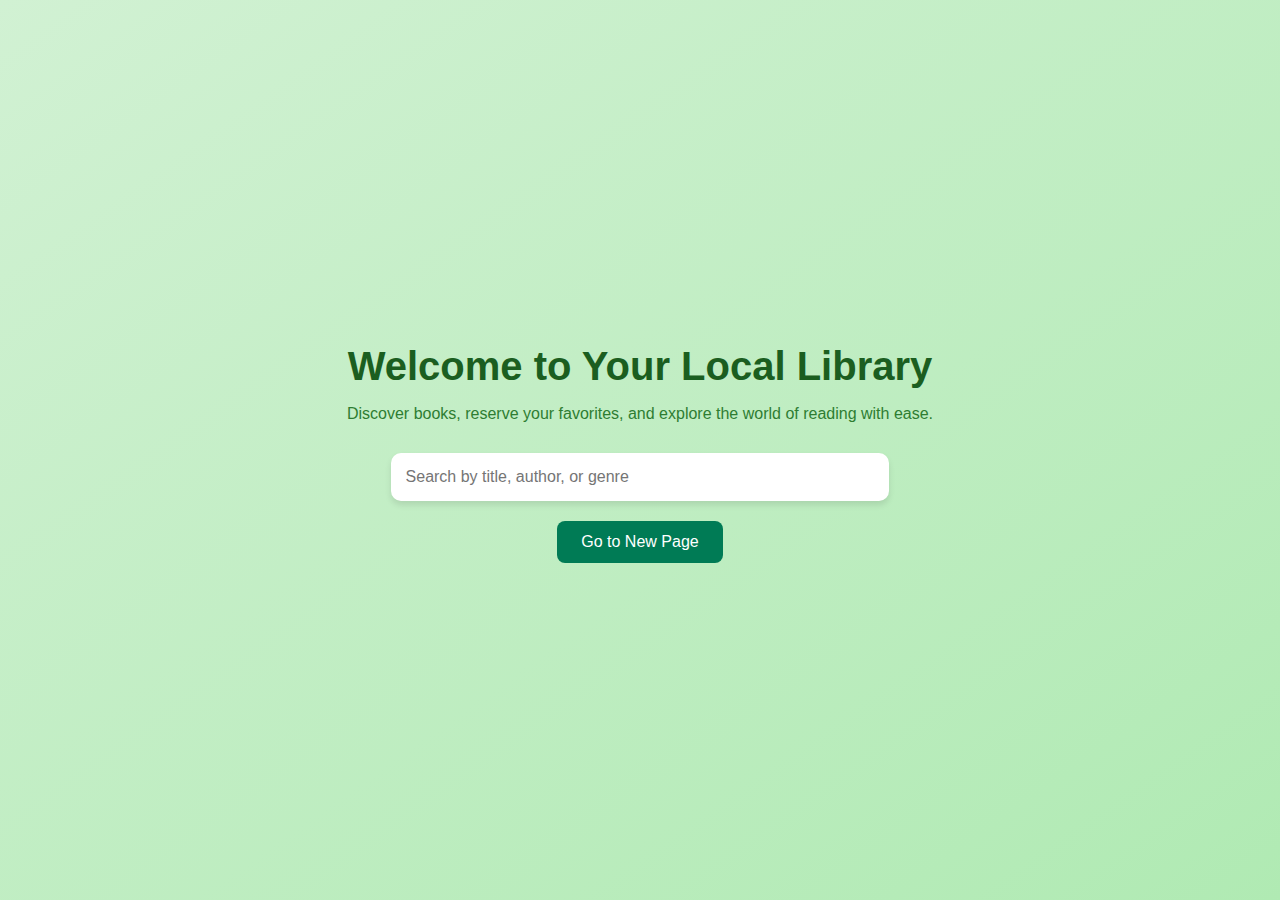
<file: index.html>
<!DOCTYPE html>
<html lang="en">
<head>
  <meta charset="UTF-8">
  <meta name="viewport" content="width=device-width, initial-scale=1.0">
  <title>Your Local Library</title>
  <link rel="stylesheet" href="style.css">
</head>
<body class="main">
  <div class="container">
    <h1>Welcome to Your Local Library</h1>
    <p>Discover books, reserve your favorites, and explore the world of reading with ease.</p>
    <input 
      type="text" 
      id="searchBox" 
      placeholder="Search by title, author, or genre" 
      onkeyup="handleSearch()"
    />
    <a href="secound.html" class="nav-button">Go to New Page</a>
  </div>

  <script src="script.js"></script>
</body>
</html>
</file>
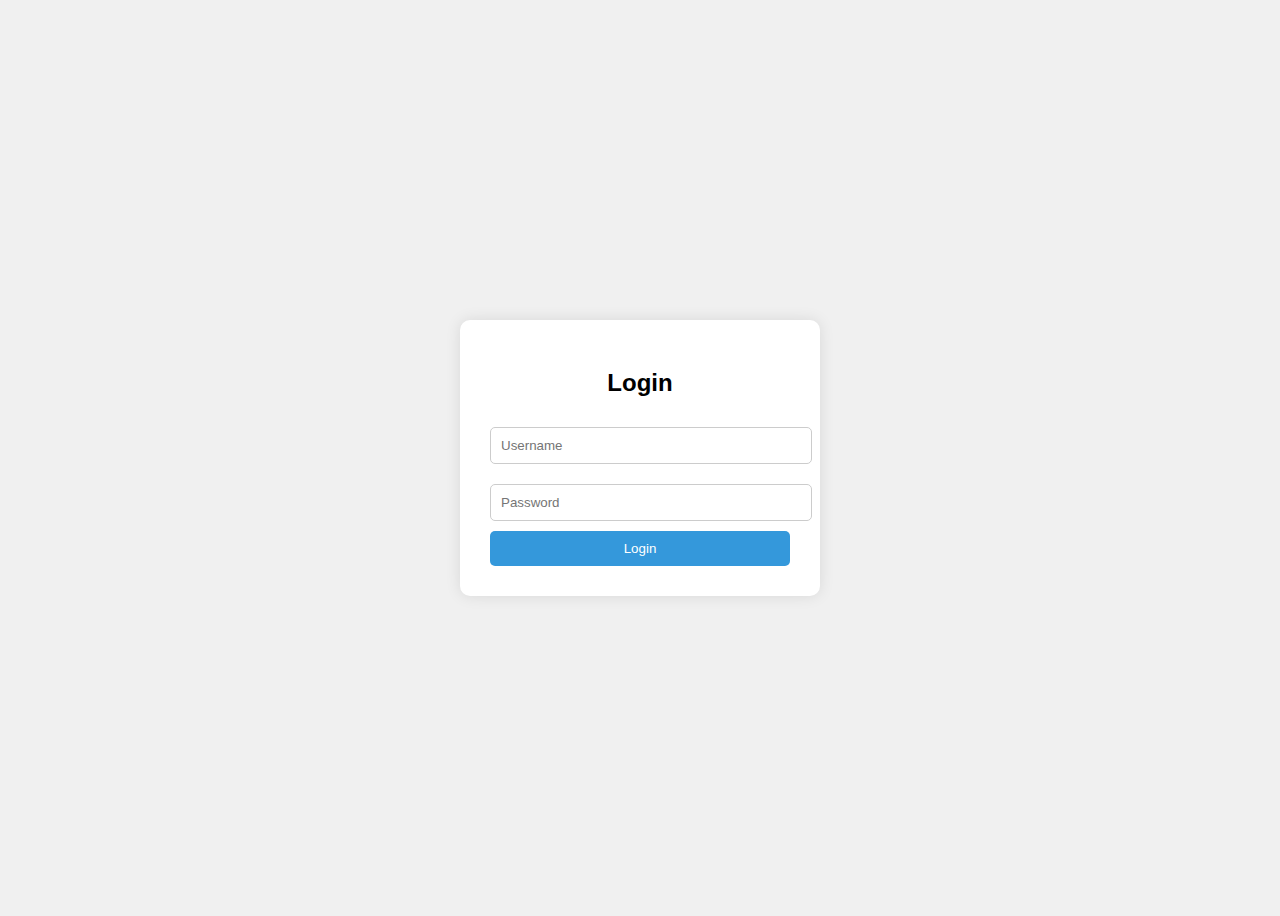
<file: login.html>
<!DOCTYPE html>
<html lang="en">
<head>
  <meta charset="UTF-8" />
  <meta name="viewport" content="width=device-width, initial-scale=1.0"/>
  <title>Login</title>
  <style>
    body {
      font-family: sans-serif;
      display: flex;
      justify-content: center;
      align-items: center;
      height: 100vh;
      background-color: #f0f0f0;
    }
    .login-box {
      background: white;
      padding: 30px;
      border-radius: 10px;
      box-shadow: 0 0 15px rgba(0,0,0,0.1);
      width: 300px;
    }
    .login-box h2 {
      text-align: center;
      margin-bottom: 20px;
    }
    .login-box input {
      width: 100%;
      padding: 10px;
      margin: 10px 0;
      border: 1px solid #ccc;
      border-radius: 5px;
    }
    .login-box button {
      width: 100%;
      padding: 10px;
      background: #3498db;
      color: white;
      border: none;
      border-radius: 5px;
      cursor: pointer;
    }
    .login-box button:hover {
      background: #2980b9;
    }
  </style>
</head>
<body>
  <div class="login-box">
    <h2>Login</h2>
    <input type="text" id="username" placeholder="Username" />
    <input type="password" id="password" placeholder="Password" />
    <button onclick="fakeLogin()">Login</button>
  </div>

  <script>
    function fakeLogin() {
      const username = document.getElementById('username').value;
      const password = document.getElementById('password').value;

      if (username && password) {
        // تسجيل دخول وهمي: ينقل المستخدم لصفحة المكتبة
        window.location.href = "index.html";
      } else {
        alert("من فضلك أدخل اسم المستخدم وكلمة السر");
      }
    }
  </script>
</body>
</html>
</file>
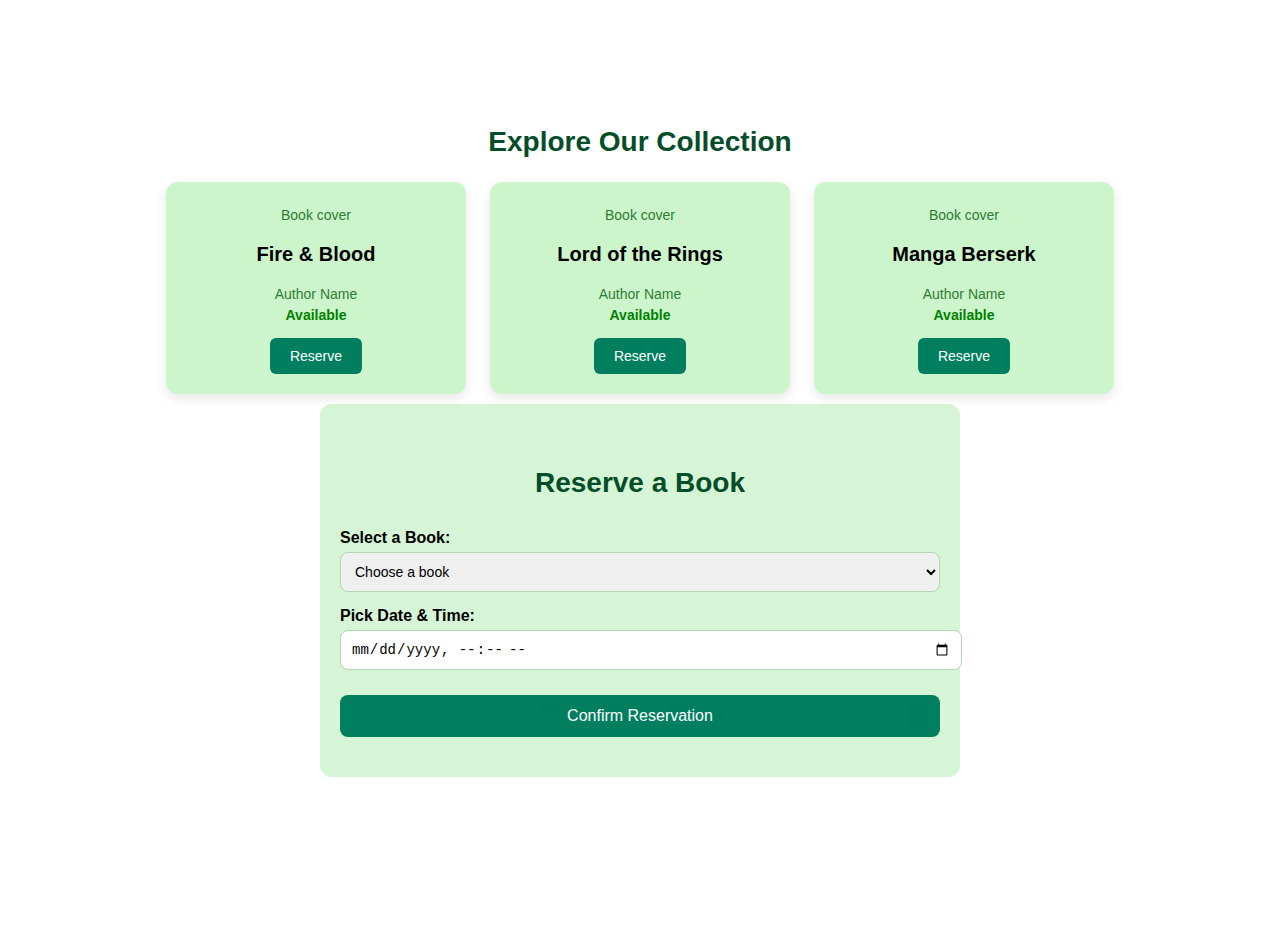
<file: secound.html>
<!DOCTYPE html>
<html lang="en">
<head>
  <meta charset="UTF-8" />
  <meta name="viewport" content="width=device-width, initial-scale=1.0"/>
  <title>Book Collection</title>
  <link rel="stylesheet" href="style.css" />
</head>
<body class="new">
  <div class="main">
    <h2>Explore Our Collection</h2>

    <div class="book-list">
      <div class="book-card">
        <p>Book cover</p>
        <h3>Fire & Blood</h3>
        <p>Author Name</p>
        <p class="available">Available</p>
        <button class="reserve-button">Reserve</button>
      </div>

      <div class="book-card">
        <p>Book cover</p>
        <h3>Lord of the Rings</h3>
        <p>Author Name</p>
        <p class="available">Available</p>
        <button class="reserve-button">Reserve</button>
      </div>

      <div class="book-card">
        <p>Book cover</p>
        <h3>Manga Berserk</h3>
        <p>Author Name</p>
        <p class="available">Available</p>
        <button class="reserve-button">Reserve</button>
      </div>
    </div>

    <div class="reservation-section">
      <h2>Reserve a Book</h2>

      <label for="bookSelect">Select a Book:</label>
      <select id="bookSelect">
        <option>Choose a book</option>
        <option>Fire & Blood</option>
        <option>Lord of the Rings</option>
        <option>Manga Berserk</option>
      </select>

      <label for="dateTime">Pick Date & Time:</label>
      <input type="datetime-local" id="dateTime" />

      <button onclick="confirmReservation()">Confirm Reservation</button>
    </div>
  </div>

  <!-- fn إضافة الكود هنا -->
  <script>
    function confirmReservation() {
      alert("تم الحجز بنجاح ✅");
    }
  </script>
</body>
</html>
</file>
<file: style.css>
body  {
  margin: 0;
  padding: 0;
  font-family: Arial, sans-serif;
  display: flex;
  justify-content: center;
  align-items: center;
  height : 100vh;
}
body.main {
  background: linear-gradient(to bottom right, #d1f1d3, #b0eab3);

}

.container {
  text-align: center;
  max-width : 600px;
}

h1 {
  font-size: 2.5rem;
  color: #1b5e20;
  font-weight: bold;
  margin-bottom : 10px;
}

p {
  color: #2e7d32;
  font-size: 1rem;
  margin-bottom : 30px;
}

input[type="text"] {
  width : 80%;
  padding: 15px;
  border-radius: 10px;
  border: none;
  box-shadow: 0 4px 6px rgba(0, 0, 0, 0.1);
  font-size: 1rem;
}

.nav-button {
  display: inline-block;
  padding: 12px 24px;
  background-color: #007b55;
  color: white;
  text-decoration: none;
  border: none;
  border-radius: 8px;
  font-size: 1rem;
  cursor: pointer;
  margin: 20px 0;
  transition: background-color 0.3s ease;
}

.nav-button:hover {
  background-color: #005e40;
}



body.new {
  background: white;
  margin: 20px;
}

h2 {
  color: #044d29;
  font-size: 28px;
  font-weight: bold;
  text-align: center;
  /* padding: 10px; */
}

.book-list {
  display: flex;
  flex-wrap: wrap;
  justify-content: center;
  gap: 24px;
  margin-bottom : 60px;
  margin: 10px;
}

/* Book Card Styling */
.book-card {
  background-color: #ccf5cc;
  border-radius: 12px;
  padding: 20px;
  width : 260px;
  text-align: center;
  box-shadow: 0 4px 12px rgba(0, 0, 0, 0.1);
}

.book-cover {
  width : 100%;
  height  : 140px;
  background-color: #e0ffe0;
  object-fit: cover;
  border-radius: 8px;
  margin-bottom : 10px;
}

.book-card h3 {
  font-size: 20px;
  font-weight: bold;
}

.book-card p {
  margin: 5px 0;
  font-size: 14px;
}

.available {
  color: green;
  font-weight: bold;
}

.reserve-button {
  background-color: #007f5f;
  color: white;
  padding: 10px 20px;
  border: none;
  font-size: 14px;
  border-radius: 6px;
  cursor: pointer;
  margin-top : 10px;
}

.reserve-button:hover {
  background-color: #005f46;
}


.reservation-section {
  background-color: #d6f5d6;
  padding: 40px 20px;
  max-width : 600px;
  margin: 0 auto 60px;
  border-radius: 12px;
  text-align : left;
}

.reservation-section h2 {
  text-align: center;
  margin-bottom : 30px;
}

.reservation-section label {
  display: block;
  margin: 15px 0 5px;
  font-weight: 600;
}

.reservation-section select,
.reservation-section input[type="datetime-local"] {
  width : 100%;
  padding: 10px;
  border: 1px solid #b2d8b2;
  border-radius: 8px;
  font-size: 14px;
}

.reservation-section button {
  margin-top : 25px;
  width : 100%;
  background-color: #007f5f;
  color: white;
  padding: 12px;
  border: none;
  font-size: 16px;
  border-radius: 8px;
  cursor: pointer;
}

.reservation-section button:hover {
  background-color: #005f46;
}
</file>
